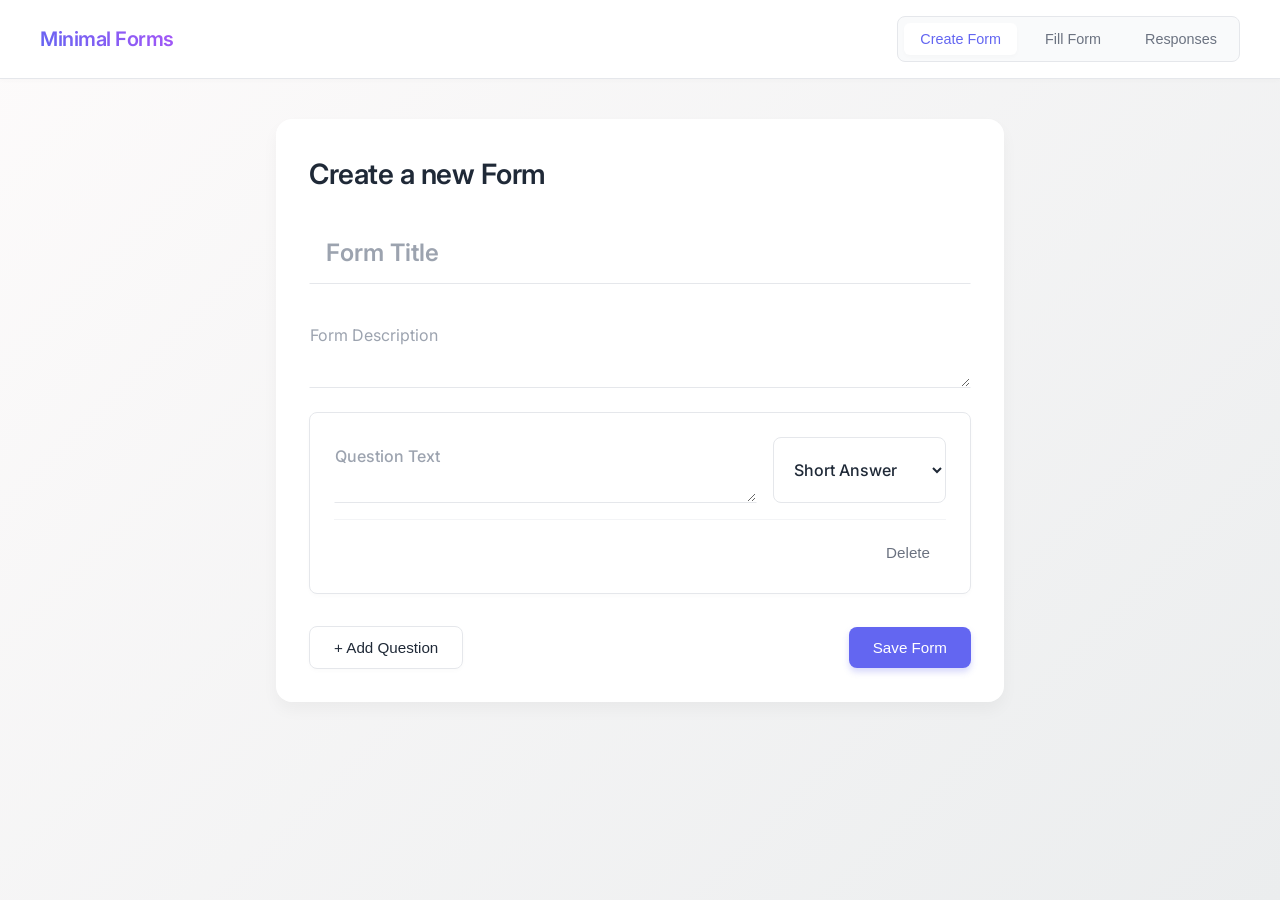
<file: index.html>
<!DOCTYPE html>
<html lang="en">
<head>
    <meta charset="UTF-8">
    <meta name="viewport" content="width=device-width, initial-scale=1.0">
    <title>Minimal Forms</title>
    <link rel="stylesheet" href="styles.css">
</head>
<body>
    <header class="navbar">
        <div class="logo">Minimal Forms</div>
        <nav>
            <button onclick="navigate('create-form')" class="nav-btn active" id="nav-create-form">Create Form</button>
            <button onclick="navigate('fill-form')" class="nav-btn" id="nav-fill-form">Fill Form</button>
            <button onclick="navigate('responses')" class="nav-btn" id="nav-responses">Responses</button>
        </nav>
    </header>

    <main class="container">
        <!-- VIEW: Create Form -->
        <section id="view-create-form" class="view-section active">
            <div class="card">
                <h2>Create a new Form</h2>
                <div class="form-group row">
                    <input type="text" id="form-title" placeholder="Form Title" class="input-large">
                </div>
                <div class="form-group row">
                    <textarea id="form-desc" placeholder="Form Description" class="input-main"></textarea>
                </div>
                
                <div id="questions-container">
                    <!-- Dynamic questions appended here via JS -->
                </div>
                
                <div class="actions-row">
                    <button onclick="addQuestion()" class="btn btn-secondary">+ Add Question</button>
                    <button onclick="saveForm()" class="btn btn-primary">Save Form</button>
                </div>
            </div>
        </section>

        <!-- VIEW: Fill Form -->
        <section id="view-fill-form" class="view-section" style="display: none;">
            <div class="card" id="fill-form-container">
                <div class="empty-state">No form selected. Create a form first.</div>
            </div>
        </section>

        <!-- VIEW: Responses Dashboard -->
        <section id="view-responses" class="view-section" style="display: none;">
            <div class="card" id="responses-container">
                <div class="empty-state">No responses yet.</div>
            </div>
        </section>
    </main>

    <script src="script.js"></script>
</body>
</html>
</file>
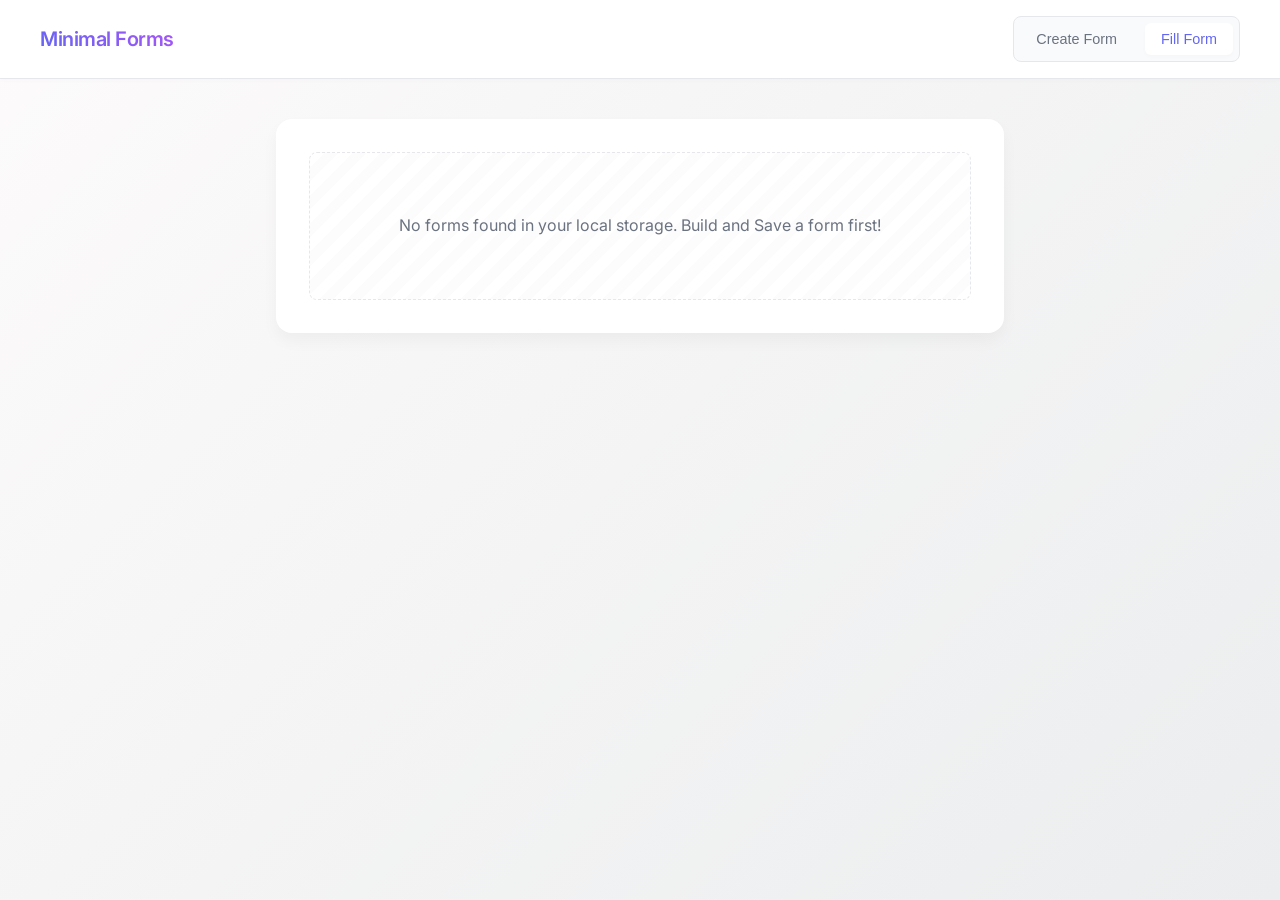
<file: frontend/index.html>
<!DOCTYPE html>
<html lang="en">
<head>
    <meta charset="UTF-8">
    <meta name="viewport" content="width=device-width, initial-scale=1.0">
    <title>Minimal Forms</title>
    <link rel="stylesheet" href="styles.css">
</head>
<body>
    <header class="navbar">
        <div class="logo">Minimal Forms</div>
        <nav>
            <button onclick="navigate('create-form')" class="nav-btn active" id="nav-create-form">Create Form</button>
            <button onclick="navigate('fill-form')" class="nav-btn" id="nav-fill-form">Fill Form</button>
            <button onclick="navigate('responses')" class="nav-btn" id="nav-responses">Responses</button>
            <button onclick="logout()" class="nav-btn" id="nav-logout" style="display: none;">Logout</button>
        </nav>
    </header>

    <main class="container">
        <!-- VIEW: Auth (Login / Signup) -->
        <section id="view-auth" class="view-section" style="display: none;">
            <div class="card" style="max-width: 400px; margin: 40px auto;">
                <h2 id="auth-title">Login</h2>
                <form id="auth-form" onsubmit="handleAuth(event)">
                    <div class="form-group row">
                        <input type="email" id="auth-email" placeholder="Email" class="input-main" required>
                    </div>
                    <div class="form-group row" style="margin-bottom: 24px;">
                        <input type="password" id="auth-password" placeholder="Password" class="input-main" required>
                    </div>
                    <div class="actions-row" style="flex-direction: column; gap: 12px; align-items: stretch;">
                        <button type="submit" class="btn btn-primary" id="auth-submit-btn">Login</button>
                        <button type="button" class="btn btn-secondary" id="auth-toggle-btn" onclick="toggleAuthMode()">Need an account? Sign up</button>
                    </div>
                </form>
            </div>
        </section>

        <!-- VIEW: Create Form -->
        <section id="view-create-form" class="view-section active">
            <div class="card">
                <h2>Create a new Form</h2>
                <div class="form-group row">
                    <input type="text" id="form-title" placeholder="Form Title" class="input-large">
                </div>
                <div class="form-group row">
                    <textarea id="form-desc" placeholder="Form Description" class="input-main"></textarea>
                </div>
                
                <div id="questions-container">
                    <!-- Dynamic questions appended here via JS -->
                </div>
                
                <div class="actions-row">
                    <button onclick="addQuestion()" class="btn btn-secondary">+ Add Question</button>
                    <button onclick="saveForm()" class="btn btn-primary">Save Form</button>
                </div>
            </div>
        </section>

        <!-- VIEW: Fill Form -->
        <section id="view-fill-form" class="view-section" style="display: none;">
            <div class="card" id="fill-form-container">
                <div class="empty-state">No form selected. Create a form first.</div>
            </div>
        </section>

        <!-- VIEW: Responses Dashboard -->
        <section id="view-responses" class="view-section" style="display: none;">
            <div class="card" id="responses-container">
                <div class="empty-state">No responses yet.</div>
            </div>
        </section>
    </main>

    <div class="modal-backdrop" id="logout-modal" aria-hidden="true">
        <div class="modal-card" role="dialog" aria-modal="true" aria-labelledby="logout-modal-title">
            
            <h2 id="logout-modal-title">Confirm Logout</h2>
            <p class="modal-text">You are about to end your session. This will require you to log in again to create or view form responses</p>
            <div class="modal-actions">
                <button type="button" class="btn btn-secondary" onclick="closeLogoutModal()">Cancel</button>
                <button type="button" class="btn btn-danger" onclick="confirmLogout()">Logout</button>
            </div>
        </div>
    </div>

    <script src="script.js"></script>
</body>
</html>
</file>
<file: styles.css>
@import url('https://fonts.googleapis.com/css2?family=Inter:wght@400;500;600&display=swap');

:root {
    --bg-color: #f4f7f6;
    --bg-gradient: linear-gradient(135deg, #fdfbfb 0%, #ebedee 100%);
    --card-bg: rgba(255, 255, 255, 0.95);
    --text-main: #1f2937;
    --text-sec: #6b7280;
    --border-color: #e5e7eb;
    --border-focus: #818cf8;
    --primary: #6366f1; /* Indigo */
    --primary-hover: #4f46e5;
    --primary-light: #e0e7ff;
    --danger: #ef4444;
    --danger-hover: #dc2626;
    --danger-light: #fee2e2;
    --secondary-bg: #f9fafb;
    --font-family: 'Inter', -apple-system, sans-serif;
    --radius: 16px;
    --radius-sm: 8px;
    --spacing: 32px;
    
    --shadow-sm: 0 2px 4px rgba(0,0,0,0.02);
    --shadow-md: 0 8px 16px rgba(0,0,0,0.04);
    --shadow-hover: 0 12px 24px rgba(0,0,0,0.08);
}

* {
    box-sizing: border-box;
    margin: 0;
    padding: 0;
}

body {
    font-family: var(--font-family);
    background: var(--bg-gradient);
    background-attachment: fixed;
    color: var(--text-main);
    line-height: 1.6;
    min-height: 100vh;
}

/* Navbar */
.navbar {
    display: flex;
    justify-content: space-between;
    align-items: center;
    padding: 16px 40px;
    background-color: var(--card-bg);
    backdrop-filter: blur(10px);
    border-bottom: 1px solid var(--border-color);
    position: sticky;
    top: 0;
    z-index: 10;
    box-shadow: var(--shadow-sm);
}

.logo {
    font-size: 1.25rem;
    font-weight: 600;
    background: linear-gradient(45deg, var(--primary), #a855f7);
    -webkit-background-clip: text;
    -webkit-text-fill-color: transparent;
    letter-spacing: -0.5px;
}

nav {
    display: flex;
    gap: 12px;
    background: var(--secondary-bg);
    padding: 6px;
    border-radius: var(--radius-sm);
    border: 1px solid var(--border-color);
}

.nav-btn {
    background: transparent;
    border: none;
    padding: 8px 16px;
    font-size: 0.9rem;
    font-weight: 500;
    cursor: pointer;
    border-radius: 6px;
    color: var(--text-sec);
    transition: all 0.3s cubic-bezier(0.4, 0, 0.2, 1);
}

.nav-btn:hover {
    color: var(--text-main);
}

.nav-btn.active {
    background-color: white;
    color: var(--primary);
    box-shadow: var(--shadow-sm);
}

/* Layout */
.container {
    max-width: 760px;
    margin: 40px auto 80px;
    padding: 0 16px;
    animation: fadeIn 0.5s ease-out;
}

@keyframes fadeIn {
    from { opacity: 0; transform: translateY(10px); }
    to { opacity: 1; transform: translateY(0); }
}

.card {
    background-color: var(--card-bg);
    border: 1px solid rgba(255, 255, 255, 0.5);
    border-radius: var(--radius);
    padding: var(--spacing);
    box-shadow: var(--shadow-md);
    transition: box-shadow 0.3s ease;
    backdrop-filter: blur(20px);
}

.card:hover {
    box-shadow: var(--shadow-hover);
}

.card h2 {
    margin-bottom: 24px;
    font-weight: 600;
    font-size: 1.75rem;
    letter-spacing: -0.5px;
}

/* Forms Elements */
.form-group {
    margin-bottom: 24px;
}

.row {
    display: flex;
    flex-direction: column;
    gap: 8px;
}

input[type="text"], 
textarea, 
select {
    width: 100%;
    padding: 14px 16px;
    background-color: var(--secondary-bg);
    border: 1px solid var(--border-color);
    border-radius: var(--radius-sm);
    font-size: 1rem;
    font-family: var(--font-family);
    color: var(--text-main);
    transition: all 0.2s ease;
}

input[type="text"]:focus, 
textarea:focus, 
select:focus {
    outline: none;
    background-color: white;
    border-color: var(--border-focus);
    box-shadow: 0 0 0 3px var(--primary-light);
}

input[type="text"]::placeholder,
textarea::placeholder {
    color: #9ca3af;
}

.input-large {
    font-size: 1.5rem !important;
    font-weight: 600;
    padding: 16px !important;
    background-color: transparent !important;
    border: 1px solid transparent !important;
    border-bottom: 1px solid var(--border-color) !important;
    border-radius: 0 !important;
}

.input-large:focus {
    box-shadow: none !important;
    border-bottom-color: var(--primary) !important;
}

.input-main {
    resize: vertical;
    min-height: 80px;
    border-color: transparent;
    background-color: transparent;
    padding: 16px 0;
    border-bottom: 1px solid var(--border-color);
    border-radius: 0;
}
.input-main:focus {
    background-color: transparent;
    box-shadow: none;
    border-bottom-color: var(--primary);
}

/* Question Builder Components */
.question-block {
    background-color: white;
    padding: 24px;
    border-radius: var(--radius-sm);
    margin-bottom: 24px;
    border: 1px solid var(--border-color);
    box-shadow: var(--shadow-sm);
    position: relative;
    overflow: hidden;
    transition: all 0.3s ease;
}

/* Left accent line for questions */
.question-block::before {
    content: '';
    position: absolute;
    left: 0;
    top: 0;
    bottom: 0;
    width: 4px;
    background-color: var(--primary);
    opacity: 0;
    transition: opacity 0.3s;
}

.question-block:focus-within {
    box-shadow: var(--shadow-md);
    transform: translateY(-2px);
}

.question-block:focus-within::before {
    opacity: 1;
}

.q-header {
    display: flex;
    gap: 16px;
    margin-bottom: 16px;
}

.q-header input, .q-header textarea {
    flex: 1;
    font-weight: 500;
    font-family: inherit;
}

.q-header select {
    width: auto;
    min-width: 160px;
    font-weight: 500;
    background-color: white;
    cursor: pointer;
}

.options-container {
    padding-left: 8px;
    margin-bottom: 16px;
}

.option-row {
    display: flex;
    align-items: center;
    gap: 12px;
    margin-bottom: 12px;
    animation: fadeIn 0.3s ease-out;
}

.option-row input[type="text"] {
    flex: 1;
    background-color: transparent;
    border-color: transparent;
    border-bottom: 1px solid var(--border-color);
    border-radius: 0;
    padding: 8px 0;
}
.option-row input[type="text"]:focus {
    box-shadow: none;
    border-bottom-color: var(--primary);
}

.q-actions {
    display: flex;
    justify-content: flex-end;
    padding-top: 16px;
    border-top: 1px solid #f3f4f6;
    margin-top: 8px;
}

/* Buttons */
.btn {
    display: inline-flex;
    align-items: center;
    justify-content: center;
    padding: 12px 24px;
    border: none;
    border-radius: var(--radius-sm);
    font-size: 0.95rem;
    font-weight: 500;
    cursor: pointer;
    transition: all 0.2s cubic-bezier(0.4, 0, 0.2, 1);
    gap: 8px;
}

.btn:active {
    transform: scale(0.98);
}

.btn-primary {
    background-color: var(--primary);
    color: white;
    box-shadow: 0 4px 6px rgba(99, 102, 241, 0.25);
}

.btn-primary:hover {
    background-color: var(--primary-hover);
    box-shadow: 0 6px 12px rgba(99, 102, 241, 0.3);
    transform: translateY(-1px);
}

.btn-secondary {
    background-color: white;
    color: var(--text-main);
    border: 1px solid var(--border-color);
    box-shadow: var(--shadow-sm);
}

.btn-secondary:hover {
    background-color: var(--secondary-bg);
    border-color: #d1d5db;
}

.btn-danger {
    background-color: transparent;
    color: var(--text-sec);
    padding: 8px 16px;
}

.btn-danger:hover {
    background-color: var(--danger-light);
    color: var(--danger);
}

.btn-icon {
    display: flex;
    align-items: center;
    justify-content: center;
    width: 32px;
    height: 32px;
    background: none;
    border: none;
    cursor: pointer;
    color: #9ca3af;
    font-size: 1.2rem;
    border-radius: 50%;
    transition: all 0.2s;
}
.btn-icon:hover {
    color: var(--danger);
    background-color: var(--danger-light);
}

.actions-row {
    display: flex;
    justify-content: space-between;
    align-items: center;
    margin-top: 32px;
}

/* Generic states and elements */
.empty-state {
    text-align: center;
    color: var(--text-sec);
    padding: 60px 20px;
    background: repeating-linear-gradient(
      -45deg,
      transparent,
      transparent 10px,
      rgba(0,0,0,0.01) 10px,
      rgba(0,0,0,0.01) 20px
    );
    border-radius: var(--radius-sm);
    border: 1px dashed var(--border-color);
}

/* Responses View */
.submission-card {
    background-color: white;
    padding: 24px;
    border-radius: var(--radius-sm);
    margin-bottom: 20px;
    border: 1px solid var(--border-color);
    box-shadow: var(--shadow-sm);
    transition: transform 0.2s;
}

.submission-card:hover {
    transform: translateY(-2px);
    box-shadow: var(--shadow-md);
}

.answer-row {
    margin-bottom: 16px;
}

.answer-row:last-child {
    margin-bottom: 0;
}

.answer-q {
    font-weight: 500;
    color: var(--text-main);
    font-size: 0.95rem;
    margin-bottom: 6px;
}

.answer-a {
    color: var(--text-sec);
    padding: 10px 14px;
    background-color: var(--secondary-bg);
    border-radius: 6px;
    border-left: 3px solid var(--primary);
}

/* Custom Checkbox/Radio */
input[type="radio"] {
    appearance: none;
    width: 20px;
    height: 20px;
    border: 2px solid var(--border-color);
    border-radius: 50%;
    outline: none;
    transition: all 0.2s;
    cursor: pointer;
    position: relative;
}

input[type="radio"]:checked {
    border-color: var(--primary);
}

input[type="radio"]:checked::after {
    content: '';
    position: absolute;
    top: 50%;
    left: 50%;
    transform: translate(-50%, -50%);
    width: 10px;
    height: 10px;
    background-color: var(--primary);
    border-radius: 50%;
}

/* Responsive Design */
@media (max-width: 600px) {
    .container {
        margin: 20px auto 80px;
        padding: 0 12px;
    }

    .navbar {
        padding: 12px 16px;
        flex-direction: column;
        gap: 16px;
    }

    .navbar nav {
        width: 100%;
        justify-content: space-between;
    }

    .nav-btn {
        flex: 1;
        padding: 8px 12px;
        font-size: 0.85rem;
    }

    .card {
        padding: 20px 16px;
    }

    .q-header {
        flex-direction: column;
        align-items: stretch;
    }

    .q-header textarea.q-text {
        width: 100%;
        margin-bottom: 8px;
    }

    .q-header select {
        width: 100%;
    }

    .actions-row {
        flex-direction: column-reverse;
        gap: 16px;
    }

    .actions-row button {
        width: 100%;
    }

    .input-large {
        font-size: 1.25rem !important;
    }
}
</file>
<file: frontend/styles.css>
@import url('https://fonts.googleapis.com/css2?family=Inter:wght@400;500;600&display=swap');

:root {
    --bg-color: #f4f7f6;
    --bg-gradient: linear-gradient(135deg, #fdfbfb 0%, #ebedee 100%);
    --card-bg: rgba(255, 255, 255, 0.95);
    --text-main: #1f2937;
    --text-sec: #6b7280;
    --border-color: #e5e7eb;
    --border-focus: #818cf8;
    --primary: #6366f1; /* Indigo */
    --primary-hover: #4f46e5;
    --primary-light: #e0e7ff;
    --danger: #ef4444;
    --danger-hover: #dc2626;
    --danger-light: #fee2e2;
    --secondary-bg: #f9fafb;
    --font-family: 'Inter', -apple-system, sans-serif;
    --radius: 16px;
    --radius-sm: 8px;
    --spacing: 32px;
    
    --shadow-sm: 0 2px 4px rgba(0,0,0,0.02);
    --shadow-md: 0 8px 16px rgba(0,0,0,0.04);
    --shadow-hover: 0 12px 24px rgba(0,0,0,0.08);
}

* {
    box-sizing: border-box;
    margin: 0;
    padding: 0;
}

body {
    font-family: var(--font-family);
    background: var(--bg-gradient);
    background-attachment: fixed;
    color: var(--text-main);
    line-height: 1.6;
    min-height: 100vh;
}

/* Navbar */
.navbar {
    display: flex;
    justify-content: space-between;
    align-items: center;
    padding: 16px 40px;
    background-color: var(--card-bg);
    backdrop-filter: blur(10px);
    border-bottom: 1px solid var(--border-color);
    position: sticky;
    top: 0;
    z-index: 10;
    box-shadow: var(--shadow-sm);
}

.logo {
    font-size: 1.25rem;
    font-weight: 600;
    background: linear-gradient(45deg, var(--primary), #a855f7);
    -webkit-background-clip: text;
    -webkit-text-fill-color: transparent;
    letter-spacing: -0.5px;
}

nav {
    display: flex;
    gap: 12px;
    background: var(--secondary-bg);
    padding: 6px;
    border-radius: var(--radius-sm);
    border: 1px solid var(--border-color);
}

.nav-btn {
    background: transparent;
    border: none;
    padding: 8px 16px;
    font-size: 0.9rem;
    font-weight: 500;
    cursor: pointer;
    border-radius: 6px;
    color: var(--text-sec);
    transition: all 0.3s cubic-bezier(0.4, 0, 0.2, 1);
}

.nav-btn:hover {
    color: var(--text-main);
}

.nav-btn.active {
    background-color: white;
    color: var(--primary);
    box-shadow: var(--shadow-sm);
}

/* Layout */
.container {
    max-width: 760px;
    margin: 40px auto 80px;
    padding: 0 16px;
    animation: fadeIn 0.5s ease-out;
}

@keyframes fadeIn {
    from { opacity: 0; transform: translateY(10px); }
    to { opacity: 1; transform: translateY(0); }
}

.card {
    background-color: var(--card-bg);
    border: 1px solid rgba(255, 255, 255, 0.5);
    border-radius: var(--radius);
    padding: var(--spacing);
    box-shadow: var(--shadow-md);
    transition: box-shadow 0.3s ease;
    backdrop-filter: blur(20px);
}

.card:hover {
    box-shadow: var(--shadow-hover);
}

.card h2 {
    margin-bottom: 24px;
    font-weight: 600;
    font-size: 1.75rem;
    letter-spacing: -0.5px;
}

/* Forms Elements */
.form-group {
    margin-bottom: 24px;
}

.row {
    display: flex;
    flex-direction: column;
    gap: 8px;
}

input[type="text"], 
input[type="email"], 
input[type="password"], 
textarea, 
select {
    width: 100%;
    padding: 14px 16px;
    background-color: var(--secondary-bg);
    border: 1px solid var(--border-color);
    border-radius: var(--radius-sm);
    font-size: 1rem;
    font-family: var(--font-family);
    color: var(--text-main);
    transition: all 0.2s ease;
    outline: none;
}

input[type="text"]:focus, 
input[type="email"]:focus, 
input[type="password"]:focus, 
textarea:focus, 
select:focus {
    outline: none;
    background-color: white;
    border-color: var(--border-focus);
    box-shadow: 0 0 0 3px var(--primary-light);
}

input[type="text"]::placeholder,
input[type="email"]::placeholder,
input[type="password"]::placeholder,
textarea::placeholder {
    color: #9ca3af;
}

.input-large {
    font-size: 1.5rem !important;
    font-weight: 600;
    padding: 16px !important;
    background-color: transparent !important;
    border: 1px solid transparent !important;
    border-bottom: 1px solid var(--border-color) !important;
    border-radius: 0 !important;
}

.input-large:focus {
    box-shadow: none !important;
    border-bottom-color: var(--primary) !important;
}

.input-main {
    resize: vertical;
    min-height: 80px;
    border-color: transparent;
    background-color: transparent;
    padding: 16px 0;
    border-bottom: 1px solid var(--border-color);
    border-radius: 0;
}
.input-main:focus {
    background-color: transparent;
    box-shadow: none;
    border-bottom-color: var(--primary);
}

/* Question Builder Components */
.question-block {
    background-color: white;
    padding: 24px;
    border-radius: var(--radius-sm);
    margin-bottom: 24px;
    border: 1px solid var(--border-color);
    box-shadow: var(--shadow-sm);
    position: relative;
    overflow: hidden;
    transition: all 0.3s ease;
}

/* Left accent line for questions */
.question-block::before {
    content: '';
    position: absolute;
    left: 0;
    top: 0;
    bottom: 0;
    width: 4px;
    background-color: var(--primary);
    opacity: 0;
    transition: opacity 0.3s;
}

.question-block:focus-within {
    box-shadow: var(--shadow-md);
    transform: translateY(-2px);
}

.question-block:focus-within::before {
    opacity: 1;
}

.q-header {
    display: flex;
    gap: 16px;
    margin-bottom: 16px;
}

.q-header input, .q-header textarea {
    flex: 1;
    font-weight: 500;
    font-family: inherit;
}

.q-header select {
    width: auto;
    min-width: 160px;
    font-weight: 500;
    background-color: white;
    cursor: pointer;
}

.options-container {
    padding-left: 8px;
    margin-bottom: 16px;
}

.option-row {
    display: flex;
    align-items: center;
    gap: 12px;
    margin-bottom: 12px;
    animation: fadeIn 0.3s ease-out;
}

.option-row input[type="text"] {
    flex: 1;
    background-color: transparent;
    border-color: transparent;
    border-bottom: 1px solid var(--border-color);
    border-radius: 0;
    padding: 8px 0;
}
.option-row input[type="text"]:focus {
    box-shadow: none;
    border-bottom-color: var(--primary);
}

.q-actions {
    display: flex;
    justify-content: flex-end;
    padding-top: 16px;
    border-top: 1px solid #f3f4f6;
    margin-top: 8px;
}

/* Buttons */
.btn {
    display: inline-flex;
    align-items: center;
    justify-content: center;
    padding: 12px 24px;
    border: none;
    border-radius: var(--radius-sm);
    font-size: 0.95rem;
    font-weight: 500;
    cursor: pointer;
    transition: all 0.2s cubic-bezier(0.4, 0, 0.2, 1);
    gap: 8px;
}

.btn:active {
    transform: scale(0.98);
}

.btn-primary {
    background-color: var(--primary);
    color: white;
    box-shadow: 0 4px 6px rgba(99, 102, 241, 0.25);
}

.btn-primary:hover {
    background-color: var(--primary-hover);
    box-shadow: 0 6px 12px rgba(99, 102, 241, 0.3);
    transform: translateY(-1px);
}

.btn-secondary {
    background-color: white;
    color: var(--text-main);
    border: 1px solid var(--border-color);
    box-shadow: var(--shadow-sm);
}

.btn-secondary:hover {
    background-color: var(--secondary-bg);
    border-color: #d1d5db;
}

.btn-danger {
    background-color: transparent;
    color: var(--text-sec);
    padding: 8px 16px;
}

.btn-danger:hover {
    background-color: var(--danger-light);
    color: var(--danger);
}

.btn-icon {
    display: flex;
    align-items: center;
    justify-content: center;
    width: 32px;
    height: 32px;
    background: none;
    border: none;
    cursor: pointer;
    color: #9ca3af;
    font-size: 1.2rem;
    border-radius: 50%;
    transition: all 0.2s;
}
.btn-icon:hover {
    color: var(--danger);
    background-color: var(--danger-light);
}

.actions-row {
    display: flex;
    justify-content: space-between;
    align-items: center;
    margin-top: 32px;
}

/* Generic states and elements */
.empty-state {
    text-align: center;
    color: var(--text-sec);
    padding: 60px 20px;
    background: repeating-linear-gradient(
      -45deg,
      transparent,
      transparent 10px,
      rgba(0,0,0,0.01) 10px,
      rgba(0,0,0,0.01) 20px
    );
    border-radius: var(--radius-sm);
    border: 1px dashed var(--border-color);
}

/* Responses View */
.submission-card {
    background-color: white;
    padding: 24px;
    border-radius: var(--radius-sm);
    margin-bottom: 20px;
    border: 1px solid var(--border-color);
    box-shadow: var(--shadow-sm);
    transition: transform 0.2s;
}

.submission-card:hover {
    transform: translateY(-2px);
    box-shadow: var(--shadow-md);
}

.answer-row {
    margin-bottom: 16px;
}

.answer-row:last-child {
    margin-bottom: 0;
}

.answer-q {
    font-weight: 500;
    color: var(--text-main);
    font-size: 0.95rem;
    margin-bottom: 6px;
}

.answer-a {
    color: var(--text-sec);
    padding: 10px 14px;
    background-color: var(--secondary-bg);
    border-radius: 6px;
    border-left: 3px solid var(--primary);
}

/* Custom Checkbox/Radio */
input[type="radio"] {
    appearance: none;
    width: 20px;
    height: 20px;
    border: 2px solid var(--border-color);
    border-radius: 50%;
    outline: none;
    transition: all 0.2s;
    cursor: pointer;
    position: relative;
}

input[type="radio"]:checked {
    border-color: var(--primary);
}

input[type="radio"]:checked::after {
    content: '';
    position: absolute;
    top: 50%;
    left: 50%;
    transform: translate(-50%, -50%);
    width: 10px;
    height: 10px;
    background-color: var(--primary);
    border-radius: 50%;
}

/* Logout Confirmation Modal */
.modal-backdrop {
    display: none;
    position: fixed;
    inset: 0;
    background: rgba(15, 23, 42, 0.55);
    backdrop-filter: blur(4px);
    align-items: center;
    justify-content: center;
    padding: 20px;
    z-index: 50;
}

.modal-card {
    width: min(100%, 420px);
    background: white;
    border-radius: 24px;
    padding: 32px;
    box-shadow: 0 30px 60px rgba(15, 23, 42, 0.18);
    text-align: center;
}

.modal-icon {
    font-size: 2.5rem;
    margin-bottom: 18px;
}

.modal-card h2 {
    margin-bottom: 12px;
    font-size: 1.5rem;
    color: var(--text-main);
}

.modal-text {
    color: var(--text-sec);
    line-height: 1.7;
    margin-bottom: 28px;
}

.modal-actions {
    display: flex;
    gap: 14px;
    justify-content: center;
    flex-wrap: wrap;
}

.modal-actions .btn {
    min-width: 120px;
}

/* Responsive Design */
@media (max-width: 600px) {
    .container {
        margin: 20px auto 80px;
        padding: 0 12px;
    }

    .navbar {
        padding: 12px 16px;
        flex-direction: column;
        gap: 16px;
    }

    .navbar nav {
        width: 100%;
        justify-content: space-between;
    }

    .nav-btn {
        flex: 1;
        padding: 8px 12px;
        font-size: 0.85rem;
    }

    .card {
        padding: 20px 16px;
    }

    .q-header {
        flex-direction: column;
        align-items: stretch;
    }

    .q-header textarea.q-text {
        width: 100%;
        margin-bottom: 8px;
    }

    .q-header select {
        width: 100%;
    }

    .actions-row {
        flex-direction: column-reverse;
        gap: 16px;
    }

    .actions-row button {
        width: 100%;
    }

    .input-large {
        font-size: 1.25rem !important;
    }
}
</file>
